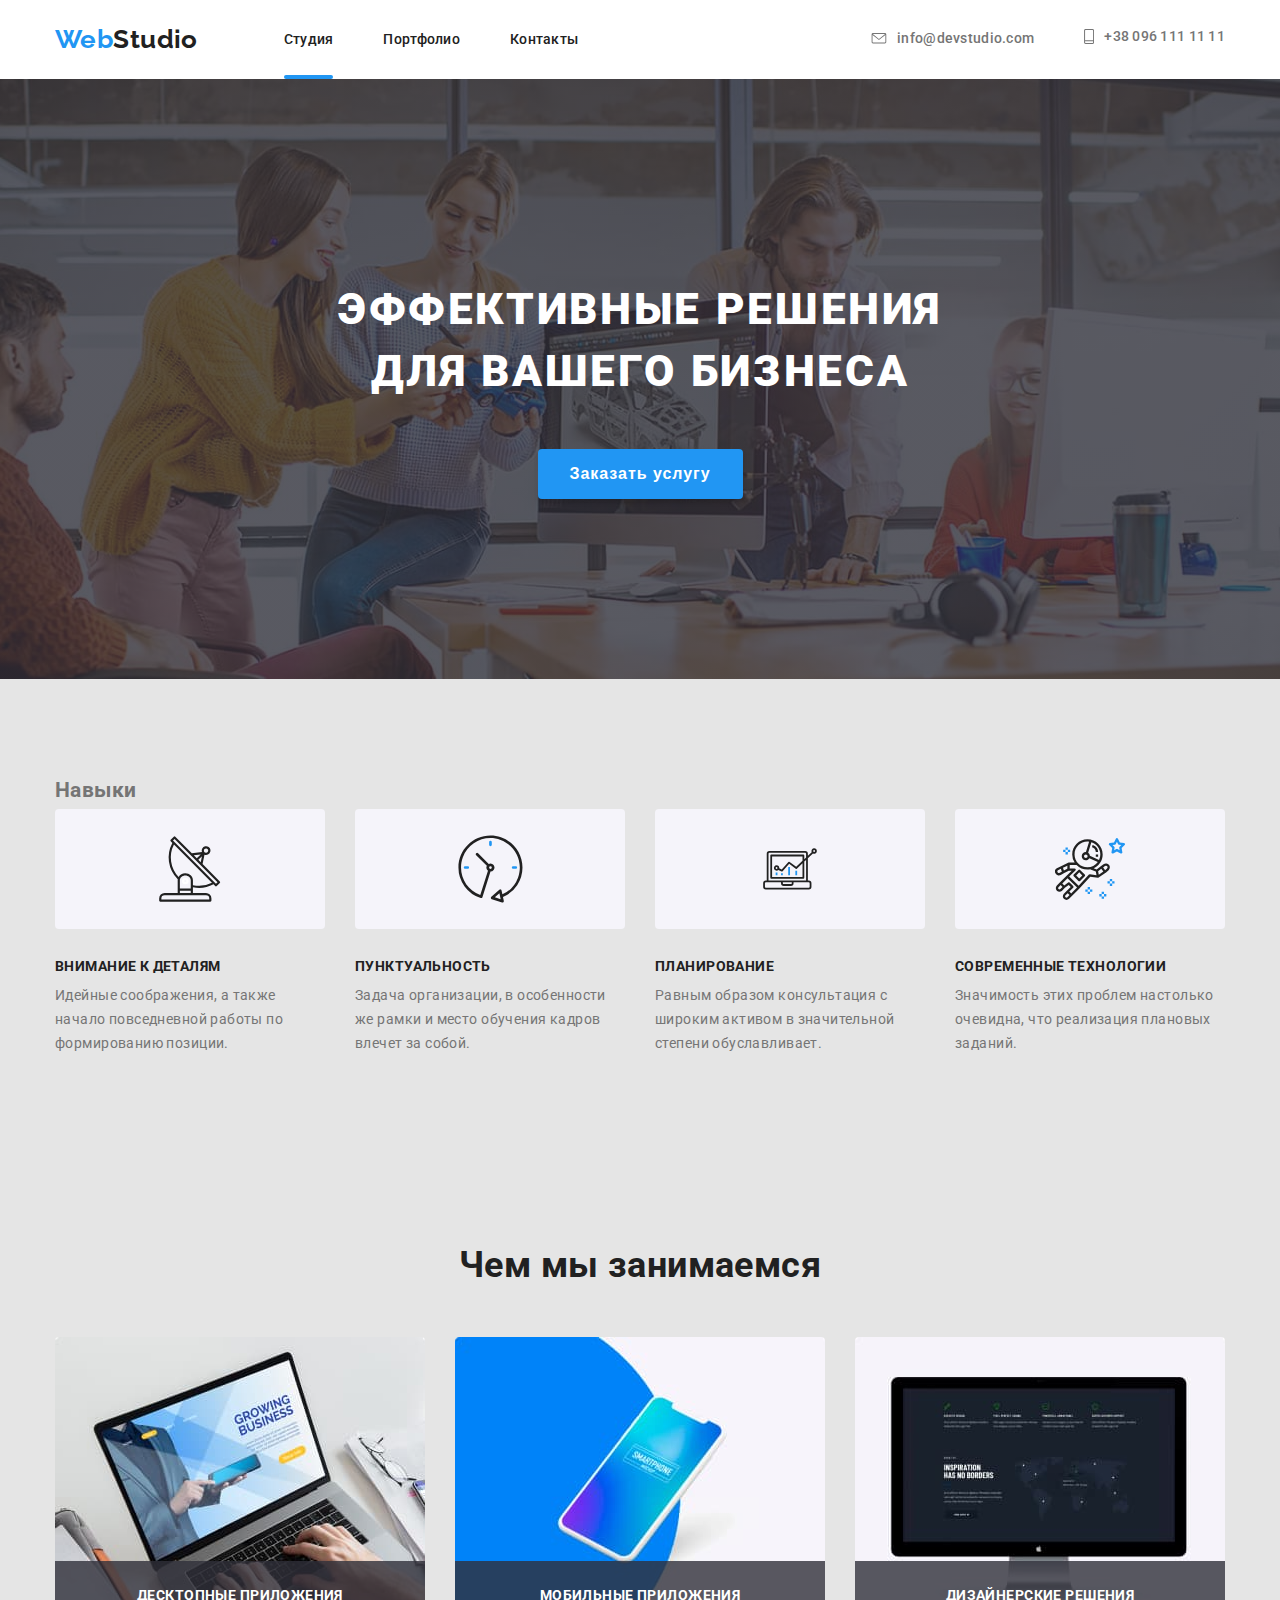
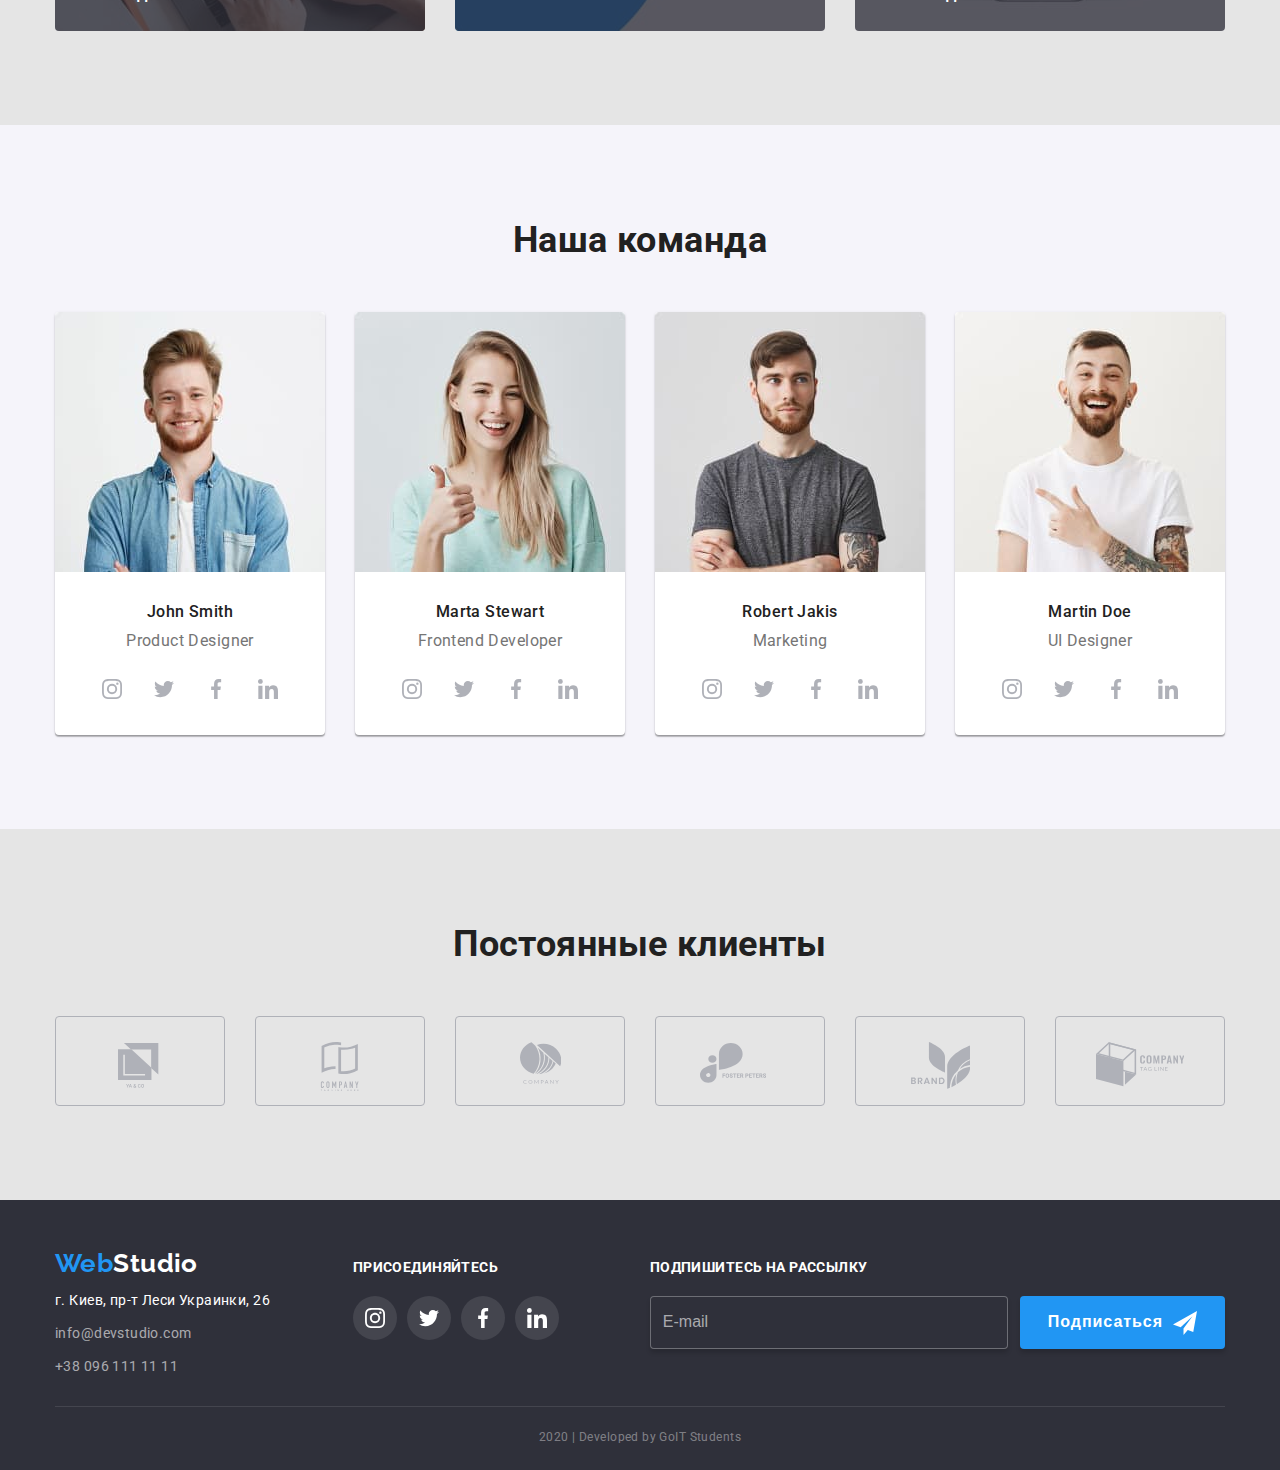
<file: index.html>
<!DOCTYPE html>
<html lang="ru">
  <head>
    <meta charset="UTF-8" />
    <meta name="viewport" content="width=device-width, initial-scale=1.0" />
    <title>Studio</title>
    <link
      href="https://fonts.googleapis.com/css2?family=Raleway:wght@700&family=Roboto:wght@400;500;700;900&display=swap"
      rel="stylesheet"
    />
    <!-- <link rel="stylesheet" href="./css/common.css" /> -->
    <link rel="stylesheet" href="./css/main.min.css" />
  </head>

  <body>
    <!-- ШАПКА САЙТА -->
    <header class="header-page">
      <div class="container">
        <a href="./index.html" lang="en" class="logo-page"
          >Web<span class="logo-part">Studio</span></a
        >
        <nav>
          <ul class="nav-list">
            <li><a href="./index.html" class="nav-link current">Студия</a></li>
            <li>
              <a href="./portfolio.html" class="nav-link">Портфолио</a>
            </li>
            <li><a href="" class="nav-link">Контакты</a></li>
          </ul>
        </nav>
        <ul class="feedback-list top">
          <li>
            <a href="mailto:info@devstudio.com" class="feedback-header">
              <svg class="feedback-icon envelope-icon">
                <use href="./images/sprite.svg#icon-envelope"></use>
              </svg>
              info@devstudio.com
            </a>
          </li>
          <li>
            <a href="tel:+380961111111" class="feedback-header">
              <svg class="feedback-icon mobile-icon">
                <use href="./images/sprite.svg#icon-mobile"></use>
              </svg>
              +38 096 111 11 11
            </a>
          </li>
        </ul>
      </div>
    </header>
    <main>
      <!-- СЕКЦИЯ ГЕРОЙ -->
      <div class="overlay">
        <section class="hero">
          <h1 class="hero-title">
            эффективные решения для вашего бизнеса
          </h1>
          <button class="order-btn" data-modal-open>Заказать услугу</button>
        </section>
      </div>

      <!-- СЕКЦИЯ НАВЫКИ -->
      <section class="section">
        <div class="container">
          <!-- Скрытый заголовок -->
          <h2 class="visually-hidden">Навыки</h2>
          <ul class="skils-list">
            <li class="skils-item">
              <div class="skils-icon-container">
                <svg width="65.32" height="70">
                  <use href="./images/sprite.svg#icon-antenna"></use>
                </svg>
              </div>
              <h3 class="skils-title">Внимание к деталям</h3>
              <p>
                Идейные соображения, а также начало повседневной работы по
                формированию позиции.
              </p>
            </li>
            <li class="skils-item">
              <div class="skils-icon-container">
                <svg width="66.96" height="70">
                  <use href="./images/sprite.svg#icon-clock"></use>
                </svg>
              </div>
              <h3 class="skils-title">Пунктуальность</h3>
              <p>
                Задача организации, в особенности же рамки и место обучения
                кадров влечет за собой.
              </p>
            </li>
            <li class="skils-item">
              <div class="skils-icon-container">
                <svg width="70" height="53.69">
                  <use href="./images/sprite.svg#icon-diagram"></use>
                </svg>
              </div>
              <h3 class="skils-title">Планирование</h3>
              <p>
                Равным образом консультация с широким активом в значительной
                степени обуславливает.
              </p>
            </li>
            <li class="skils-item">
              <div class="skils-icon-container">
                <svg width="70" height="70">
                  <use href="./images/sprite.svg#icon-astronaut"></use>
                </svg>
              </div>
              <h3 class="skils-title">Современные технологии</h3>
              <p>
                Значимость этих проблем настолько очевидна, что реализация
                плановых заданий.
              </p>
            </li>
          </ul>
        </div>
      </section>
      <!-- СЕКЦИЯ - ЧЕМ МЫ ЗАНИМАЕМСЯ -->
      <section class="section">
        <div class="container">
          <h2 class="section-title">Чем мы занимаемся</h2>
          <ul class="services-list">
            <li class="services-item">
              <div class="services-thumb">
                <img
                  class="services-img"
                  src="./images/notebook.jpg"
                  alt="Ноутбук"
                  width="370"
                  height="294"
                />
                <p class="services-desc">
                  Десктопные приложения
                </p>
              </div>
            </li>
            <li class="services-item">
              <div class="services-thumb">
                <img
                  class="services-img"
                  src="./images/phone.jpg"
                  alt="Смартфон"
                  width="370"
                  height="294"
                />
                <p class="services-desc">
                  Мобильные приложения
                </p>
              </div>
            </li>
            <li class="services-item">
              <div class="services-thumb">
                <img
                  class="services-img"
                  src="./images/monitor.jpg"
                  alt="Монитор"
                  width="370"
                  height="294"
                />
                <p class="services-desc">
                  Дизайнерские решения
                </p>
              </div>
            </li>
          </ul>
        </div>
      </section>
      <!-- СЕКЦИЯ НАША КОМАНДА -->
      <section class="section our-team">
        <div class="container">
          <h2 class="section-title">Наша команда</h2>
          <ul class="team-list">
            <li class="team-card">
              <img
                src="./images/john.jpg"
                alt="Джон Смит"
                width="270"
                height="260"
              />
              <div class="team-content">
                <h4 class="team-member">John Smith</h4>
                <p class="profession">Product Designer</p>
                <ul class="social">
                  <li>
                    <a
                      class="social-link"
                      href="https://www.instagram.com/"
                      aria-label="ссылка на instagram"
                    >
                      <svg class="social-icon">
                        <use href="./images/sprite.svg#icon-instagram"></use>
                      </svg>
                    </a>
                  </li>
                  <li>
                    <a
                      class="social-link"
                      href="https://www.twitter.com/"
                      aria-label="ссылка на instagram"
                    >
                      <svg class="social-icon">
                        <use href="./images/sprite.svg#icon-twitter"></use>
                      </svg>
                    </a>
                  </li>
                  <li>
                    <a
                      class="social-link"
                      href="https://www.facebook.com/"
                      aria-label="ссылка на instagram"
                    >
                      <svg class="social-icon">
                        <use href="./images/sprite.svg#icon-facebook"></use>
                      </svg>
                    </a>
                  </li>
                  <li>
                    <a
                      class="social-link"
                      href="https://www.linkedin.com/"
                      aria-label="ссылка на instagram"
                    >
                      <svg class="social-icon">
                        <use href="./images/sprite.svg#icon-linkedin"></use>
                      </svg>
                    </a>
                  </li>
                </ul>
              </div>
            </li>
            <li class="team-card">
              <img
                src="./images/marta.jpg"
                alt="Марта Стюарт"
                width="270"
                height="260"
              />
              <div class="team-content">
                <h4 class="team-member">Marta Stewart</h4>
                <p class="profession">Frontend Developer</p>
                <ul class="social">
                  <li>
                    <a
                      class="social-link"
                      href="https://www.instagram.com/"
                      aria-label="ссылка на instagram"
                    >
                      <svg class="social-icon">
                        <use href="./images/sprite.svg#icon-instagram"></use>
                      </svg>
                    </a>
                  </li>
                  <li>
                    <a
                      class="social-link"
                      href="https://www.twitter.com/"
                      aria-label="ссылка на instagram"
                    >
                      <svg class="social-icon">
                        <use href="./images/sprite.svg#icon-twitter"></use>
                      </svg>
                    </a>
                  </li>
                  <li>
                    <a
                      class="social-link"
                      href="https://www.facebook.com/"
                      aria-label="ссылка на instagram"
                    >
                      <svg class="social-icon">
                        <use href="./images/sprite.svg#icon-facebook"></use>
                      </svg>
                    </a>
                  </li>
                  <li>
                    <a
                      class="social-link"
                      href="https://www.linkedin.com/"
                      aria-label="ссылка на instagram"
                    >
                      <svg class="social-icon">
                        <use href="./images/sprite.svg#icon-linkedin"></use>
                      </svg>
                    </a>
                  </li>
                </ul>
              </div>
            </li>
            <li class="team-card">
              <img
                src="./images/robert.jpg"
                alt="Роберт Джекис"
                width="270"
                height="260"
              />
              <div class="team-content">
                <h4 class="team-member">Robert Jakis</h4>
                <p class="profession">Marketing</p>
                <ul class="social">
                  <li>
                    <a
                      class="social-link"
                      href="https://www.instagram.com/"
                      aria-label="ссылка на instagram"
                    >
                      <svg class="social-icon">
                        <use href="./images/sprite.svg#icon-instagram"></use>
                      </svg>
                    </a>
                  </li>
                  <li>
                    <a
                      class="social-link"
                      href="https://www.twitter.com/"
                      aria-label="ссылка на instagram"
                    >
                      <svg class="social-icon">
                        <use href="./images/sprite.svg#icon-twitter"></use>
                      </svg>
                    </a>
                  </li>
                  <li>
                    <a
                      class="social-link"
                      href="https://www.facebook.com/"
                      aria-label="ссылка на instagram"
                    >
                      <svg class="social-icon">
                        <use href="./images/sprite.svg#icon-facebook"></use>
                      </svg>
                    </a>
                  </li>
                  <li>
                    <a
                      class="social-link"
                      href="https://www.linkedin.com/"
                      aria-label="ссылка на instagram"
                    >
                      <svg class="social-icon">
                        <use href="./images/sprite.svg#icon-linkedin"></use>
                      </svg>
                    </a>
                  </li>
                </ul>
              </div>
            </li>
            <li class="team-card">
              <img
                src="./images/martin.jpg"
                alt="Мартин До"
                width="270"
                height="260"
              />
              <div class="team-content">
                <h4 class="team-member">Martin Doe</h4>
                <p class="profession">UI Designer</p>
                <ul class="social">
                  <li>
                    <a
                      class="social-link"
                      href="https://www.instagram.com/"
                      aria-label="ссылка на instagram"
                    >
                      <svg class="social-icon">
                        <use href="./images/sprite.svg#icon-instagram"></use>
                      </svg>
                    </a>
                  </li>
                  <li>
                    <a
                      class="social-link"
                      href="https://www.twitter.com/"
                      aria-label="ссылка на instagram"
                    >
                      <svg class="social-icon">
                        <use href="./images/sprite.svg#icon-twitter"></use>
                      </svg>
                    </a>
                  </li>
                  <li>
                    <a
                      class="social-link"
                      href="https://www.facebook.com/"
                      aria-label="ссылка на instagram"
                    >
                      <svg class="social-icon">
                        <use href="./images/sprite.svg#icon-facebook"></use>
                      </svg>
                    </a>
                  </li>
                  <li>
                    <a
                      class="social-link"
                      href="https://www.linkedin.com/"
                      aria-label="ссылка на instagram"
                    >
                      <svg class="social-icon">
                        <use href="./images/sprite.svg#icon-linkedin"></use>
                      </svg>
                    </a>
                  </li>
                </ul>
              </div>
            </li>
          </ul>
        </div>
      </section>
      <!-- СЕКЦИЯ ПОСТОЯННЫЕ КЛИЕНТЫ -->
      <section class="section">
        <div class="container">
          <h2 class="section-title">Постоянные клиенты</h2>
          <ul class="customer-list">
            <li>
              <a class="customer" href="">
                <svg class="logo-customer logo1">
                  <use href="./images/sprite.svg#icon-company1"></use>
                </svg>
              </a>
            </li>
            <li>
              <a class="customer" href="">
                <svg class="logo-customer logo2">
                  <use href="./images/sprite.svg#icon-company2"></use>
                </svg>
              </a>
            </li>
            <li>
              <a class="customer" href="">
                <svg class="logo-customer logo3">
                  <use href="./images/sprite.svg#icon-company3"></use>
                </svg>
              </a>
            </li>
            <li>
              <a class="customer" href="">
                <svg class="logo-customer logo4">
                  <use href="./images/sprite.svg#icon-company4"></use>
                </svg>
              </a>
            </li>
            <li>
              <a class="customer" href="">
                <svg class="logo-customer logo5">
                  <use href="./images/sprite.svg#icon-company5"></use>
                </svg>
              </a>
            </li>
            <li>
              <a class="customer" href="">
                <svg class="logo-customer logo6">
                  <use href="./images/sprite.svg#icon-company6"></use>
                </svg>
              </a>
            </li>
          </ul>
        </div>
      </section>
    </main>
    <!-- СЕКЦИЯ ПОДВАЛ -->
    <footer class="footer-page">
      <div class="container">
        <ul class="footer-list">
          <li class="feedback-info">
            <a href="./index.html" lang="en" class="logo-page"
              >Web<span class="logo-part">Studio</span></a
            >
            <p class="adress">г. Киев, пр-т Леси Украинки, 26</p>
            <ul class="feedback-list bottom">
              <li>
                <a href="mailto:info@devstudio.com" class="feedback-footer"
                  >info@devstudio.com</a
                >
              </li>
              <li>
                <a href="tel:+380961111111" class="feedback-footer"
                  >+38 096 111 11 11</a
                >
              </li>
            </ul>
          </li>
          <li class="join-in">
            <p class="invite">Присоединяйтесь</p>
            <ul class="footer-social">
              <li>
                <a
                  class="footer-social-link"
                  href="https://www.instagram.com/"
                  aria-label="ссылка на instagram"
                >
                  <svg class="footer-social-icon">
                    <use href="./images/sprite.svg#icon-instagram"></use>
                  </svg>
                </a>
              </li>
              <li>
                <a
                  class="footer-social-link"
                  href="https://www.twitter.com/"
                  aria-label="ссылка на instagram"
                >
                  <svg class="footer-social-icon">
                    <use href="./images/sprite.svg#icon-twitter"></use>
                  </svg>
                </a>
              </li>
              <li>
                <a
                  class="footer-social-link"
                  href="https://www.facebook.com/"
                  aria-label="ссылка на instagram"
                >
                  <svg class="footer-social-icon">
                    <use href="./images/sprite.svg#icon-facebook"></use>
                  </svg>
                </a>
              </li>
              <li>
                <a
                  class="footer-social-link"
                  href="https://www.linkedin.com/"
                  aria-label="ссылка на instagram"
                >
                  <svg class="footer-social-icon">
                    <use href="./images/sprite.svg#icon-linkedin"></use>
                  </svg>
                </a>
              </li>
            </ul>
          </li>
          <li class="subscribe">
            <p class="invite">Подпишитесь на рассылку</p>
            <form class="subscribe-form">
              <input
                class="subscribe-input"
                type="email"
                name="email"
                placeholder="E-mail"
              />
              <button class="subscribe-btn" type="submit">
                Подписаться
                <svg class="subscribe-img" width="24" height="24">
                  <use href="./images/sprite.svg#icon-send"></use>
                </svg>
              </button>
            </form>
          </li>
        </ul>
        <p class="copyright">2020 | Developed by GoIT Students</p>
      </div>
    </footer>

    <!-- МОДАЛЬНОЕ ОКНО -->
    <div class="backdrop is-hidden" data-modal>
      <form class="modal">
        <button class="modal-close-btn" data-modal-close>
          <svg class="icon-close" width="11" height="11">
            <use href="./images/sprite.svg#icon-close"></use>
          </svg>
        </button>
        <b class="modal-heading">Оставьте свои данные, мы вам перезвоним</b>
        <label class="modal-label">
          <input class="modal-input" placeholder=" " type="text" name="name" />
          <svg class="label-icon" width="12" height="12">
            <use href="./images/sprite.svg#icon-person"></use>
          </svg>
          <span class="label-name">Имя</span>
        </label>
        <label class="modal-label">
          <input class="modal-input" placeholder=" " type="tel" name="tel" />
          <svg class="label-icon" width="13" height="13">
            <use href="./images/sprite.svg#icon-phone"></use>
          </svg>
          <span class="label-name">Телефон</span>
        </label>
        <label class="modal-label">
          <input
            class="modal-input"
            placeholder=" "
            type="email"
            name="email"
          />
          <svg class="label-icon" width="15" height="12">
            <use href="./images/sprite.svg#icon-email"></use>
          </svg>
          <span class="label-name">Почта</span>
        </label>
        <label class="modal-label">
          <textarea
            class="modal-textarea"
            name="comment"
            placeholder=" "
          ></textarea>
          <span class="textarea-name">Комментарий</span>
        </label>
        <label class="modal-agreement">
          <input type="checkbox" name="agreement" class="agreement-check" />
          <span class="custom-check"></span>
          <span
            >Соглашаюсь с рассылкой и принимаю
            <a href="" class="conditions">Условия договора</a>
          </span>
        </label>
        <button class="order-btn modal-btn">Отправить</button>
      </form>
    </div>

    <!-- СКРИПТ ДЛЯ МОДАЛЬНОГО ОКНА -->
    <script src="./js/modal.js"></script>
  </body>
</html>
</file>
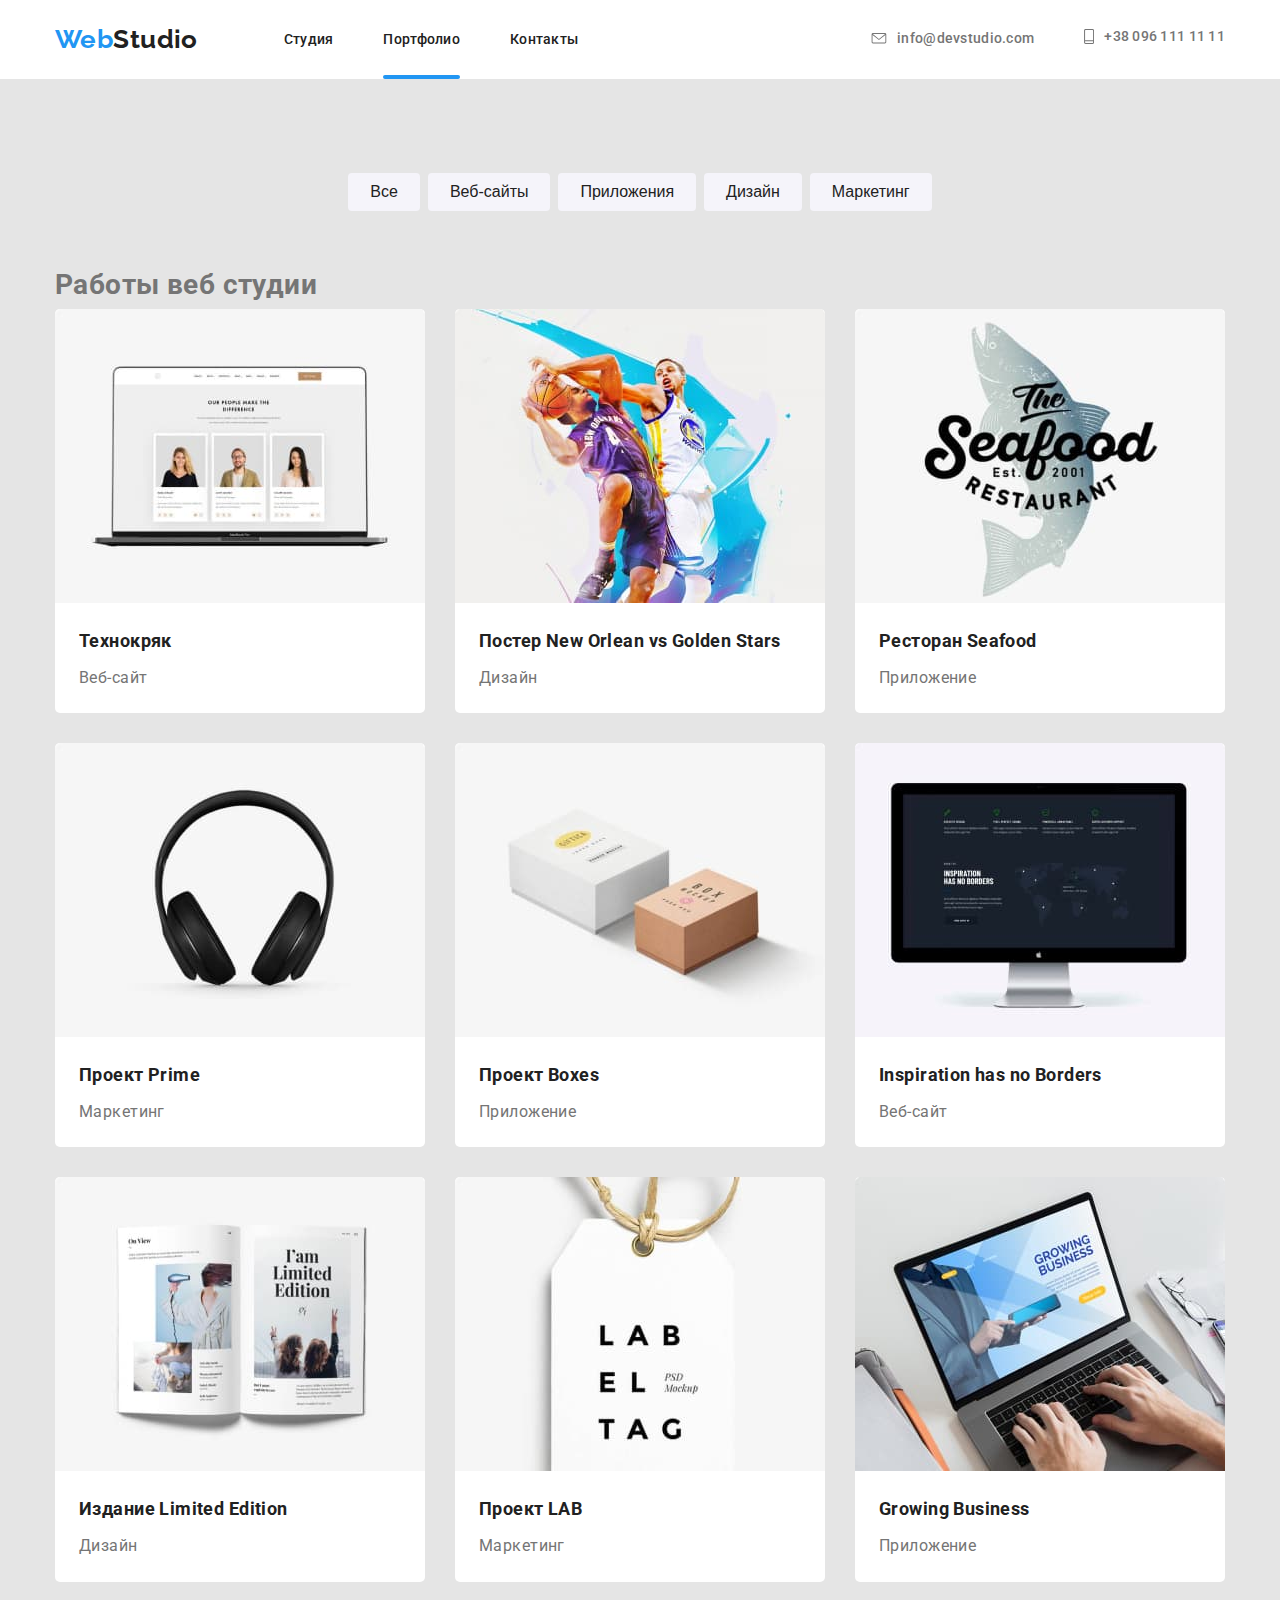
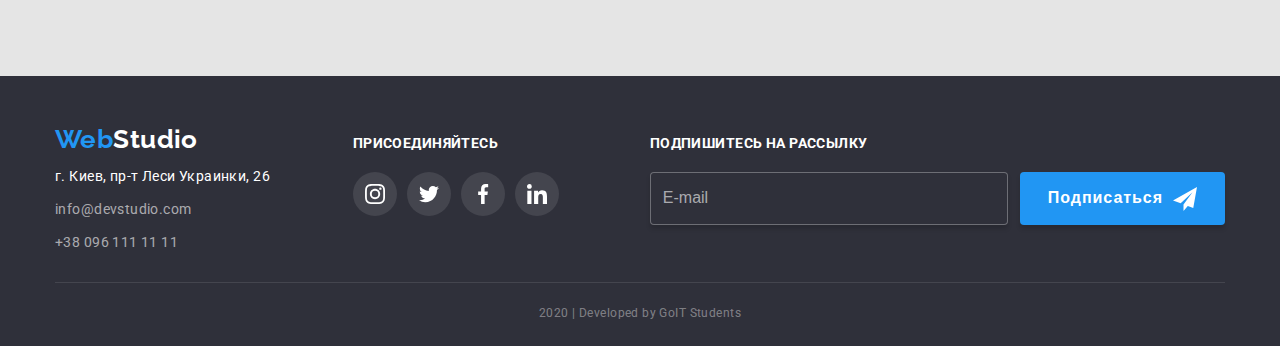
<file: portfolio.html>
<!DOCTYPE html>
<html lang="ru">
  <head>
    <meta charset="UTF-8" />
    <meta name="viewport" content="width=device-width, initial-scale=1.0" />
    <title>Portfolio</title>
    <link
      href="https://fonts.googleapis.com/css2?family=Raleway:wght@700&family=Roboto:wght@400;500;700;900&display=swap"
      rel="stylesheet"
    />
    <!-- <link rel="stylesheet" href="./css/common.css" /> -->
    <link rel="stylesheet" href="./css/main.min.css" />
  </head>

  <body>
    <!-- ШАПКА САЙТА -->
    <header class="header-page">
      <div class="container">
        <a href="./index.html" lang="en" class="logo-page"
          >Web<span class="logo-part">Studio</span></a
        >
        <nav>
          <ul class="nav-list">
            <li><a href="./index.html" class="nav-link">Студия</a></li>
            <li>
              <a href="./portfolio.html" class="nav-link current">Портфолио</a>
            </li>
            <li><a href="" class="nav-link">Контакты</a></li>
          </ul>
        </nav>
        <ul class="feedback-list top">
          <li>
            <a href="mailto:info@devstudio.com" class="feedback-header">
              <svg class="feedback-icon envelope-icon">
                <use href="./images/sprite.svg#icon-envelope"></use>
              </svg>
              info@devstudio.com
            </a>
          </li>
          <li>
            <a href="tel:+380961111111" class="feedback-header">
              <svg class="feedback-icon mobile-icon">
                <use href="./images/sprite.svg#icon-mobile"></use>
              </svg>
              +38 096 111 11 11
            </a>
          </li>
        </ul>
      </div>
    </header>
    <main>
      <!-- НАВИГАЦИЯ РАБОT СТУДИИ -->
      <section class="section">
        <div class="container">
          <ul class="nav-btn">
            <li><button class="btn">Все</button></li>
            <li><button class="btn">Веб-сайты</button></li>
            <li><button class="btn">Приложения</button></li>
            <li><button class="btn">Дизайн</button></li>
            <li><button class="btn">Маркетинг</button></li>
          </ul>
          <!-- скрытый заголовок -->
          <h1 class="visually-hidden">Работы веб студии</h1>
          <!-- СПИСОК РАБОТ СТУДИИ -->
          <ul class="card-list">
            <li class="card-item">
              <div class="thumb">
                <img
                  src="./images/team.jpg"
                  alt="Команда разработчиков"
                  width="370"
                  height="294"
                />
                <p class="card-description">
                  Технокряк это современная площадка распространения
                  коронавируса. Компании используют эту платформу для цифрового
                  шпионажа и атак на защищённые сервера конкурентов.
                </p>
              </div>
              <div class="card-info">
                <h2 class="card-name">Технокряк</h2>
                <p class="card-product">Веб-сайт</p>
              </div>
            </li>
            <li class="card-item">
              <div class="thumb">
                <img
                  src="./images/basketballplayers.jpg"
                  alt="Постер с баскетболистами"
                  width="370"
                  height="294"
                />
                <p class="card-description">
                  Технокряк это современная площадка распространения
                  коронавируса. Компании используют эту платформу для цифрового
                  шпионажа и атак на защищённые сервера конкурентов.
                </p>
              </div>
              <div class="card-info">
                <h2 class="card-name">Постер New Orlean vs Golden Stars</h2>
                <p class="card-product">Дизайн</p>
              </div>
            </li>
            <li class="card-item">
              <div class="thumb">
                <img
                  src="./images/seafood.jpg"
                  alt="Логотип ресторана Сиафуд"
                  width="370"
                  height="294"
                />
                <p class="card-description">
                  Технокряк это современная площадка распространения
                  коронавируса. Компании используют эту платформу для цифрового
                  шпионажа и атак на защищённые сервера конкурентов.
                </p>
              </div>
              <div class="card-info">
                <h2 class="card-name">Ресторан Seafood</h2>
                <p class="card-product">Приложение</p>
              </div>
            </li>
            <li class="card-item">
              <div class="thumb">
                <img
                  src="./images/headphones.jpg"
                  alt="Наушники"
                  width="370"
                  height="294"
                />
                <p class="card-description">
                  Технокряк это современная площадка распространения
                  коронавируса. Компании используют эту платформу для цифрового
                  шпионажа и атак на защищённые сервера конкурентов.
                </p>
              </div>
              <div class="card-info">
                <h2 class="card-name">Проект Prime</h2>
                <p class="card-product">Маркетинг</p>
              </div>
            </li>
            <li class="card-item">
              <div class="thumb">
                <img
                  src="./images/twoboxes.jpg"
                  alt="Боксы"
                  width="370"
                  height="294"
                />
                <p class="card-description">
                  Технокряк это современная площадка распространения
                  коронавируса. Компании используют эту платформу для цифрового
                  шпионажа и атак на защищённые сервера конкурентов.
                </p>
              </div>
              <div class="card-info">
                <h2 class="card-name">Проект Boxes</h2>
                <p class="card-product">Приложение</p>
              </div>
            </li>
            <li class="card-item">
              <div class="thumb">
                <img
                  src="./images/monitor.jpg"
                  alt="Монитор эпл"
                  width="370"
                  height="294"
                />
                <p class="card-description">
                  Технокряк это современная площадка распространения
                  коронавируса. Компании используют эту платформу для цифрового
                  шпионажа и атак на защищённые сервера конкурентов.
                </p>
              </div>
              <div class="card-info">
                <h2 class="card-name">Inspiration has no Borders</h2>
                <p class="card-product">Веб-сайт</p>
              </div>
            </li>
            <li class="card-item">
              <div class="thumb">
                <img
                  src="./images/magazine.jpg"
                  alt="Журнал"
                  width="370"
                  height="294"
                />
                <p class="card-description">
                  Технокряк это современная площадка распространения
                  коронавируса. Компании используют эту платформу для цифрового
                  шпионажа и атак на защищённые сервера конкурентов.
                </p>
              </div>
              <div class="card-info">
                <h2 class="card-name">Издание Limited Edition</h2>
                <p class="card-product">Дизайн</p>
              </div>
            </li>
            <li class="card-item">
              <div class="thumb">
                <img
                  src="./images/tag.jpg"
                  alt="Бирка"
                  width="370"
                  height="294"
                />
                <p class="card-description">
                  Технокряк это современная площадка распространения
                  коронавируса. Компании используют эту платформу для цифрового
                  шпионажа и атак на защищённые сервера конкурентов.
                </p>
              </div>
              <div class="card-info">
                <h2 class="card-name">Проект LAB</h2>
                <p class="card-product">Маркетинг</p>
              </div>
            </li>
            <li class="card-item">
              <div class="thumb">
                <img
                  src="./images/notebook.jpg"
                  alt="Ноутбук"
                  width="370"
                  height="294"
                />
                <p class="card-description">
                  Технокряк это современная площадка распространения
                  коронавируса. Компании используют эту платформу для цифрового
                  шпионажа и атак на защищённые сервера конкурентов.
                </p>
              </div>
              <div class="card-info">
                <h2 class="card-name">Growing Business</h2>
                <p class="card-product">Приложение</p>
              </div>
            </li>
          </ul>
        </div>
      </section>
    </main>
    <!-- СЕКЦИЯ ПОДВАЛ -->
    <footer class="footer-page">
      <div class="container">
        <ul class="footer-list">
          <li class="feedback-info">
            <a href="./index.html" lang="en" class="logo-page"
              >Web<span class="logo-part">Studio</span></a
            >
            <p class="adress">г. Киев, пр-т Леси Украинки, 26</p>
            <ul class="feedback-list bottom">
              <li>
                <a href="mailto:info@devstudio.com" class="feedback-footer"
                  >info@devstudio.com</a
                >
              </li>
              <li>
                <a href="tel:+380961111111" class="feedback-footer"
                  >+38 096 111 11 11</a
                >
              </li>
            </ul>
          </li>
          <li class="join-in">
            <p class="invite">Присоединяйтесь</p>
            <ul class="footer-social">
              <li>
                <a
                  class="footer-social-link"
                  href="https://www.instagram.com/"
                  aria-label="ссылка на instagram"
                >
                  <svg class="footer-social-icon">
                    <use href="./images/sprite.svg#icon-instagram"></use>
                  </svg>
                </a>
              </li>
              <li>
                <a
                  class="footer-social-link"
                  href="https://www.twitter.com/"
                  aria-label="ссылка на instagram"
                >
                  <svg class="footer-social-icon">
                    <use href="./images/sprite.svg#icon-twitter"></use>
                  </svg>
                </a>
              </li>
              <li>
                <a
                  class="footer-social-link"
                  href="https://www.facebook.com/"
                  aria-label="ссылка на instagram"
                >
                  <svg class="footer-social-icon">
                    <use href="./images/sprite.svg#icon-facebook"></use>
                  </svg>
                </a>
              </li>
              <li>
                <a
                  class="footer-social-link"
                  href="https://www.linkedin.com/"
                  aria-label="ссылка на instagram"
                >
                  <svg class="footer-social-icon">
                    <use href="./images/sprite.svg#icon-linkedin"></use>
                  </svg>
                </a>
              </li>
            </ul>
          </li>
          <li class="subscribe">
            <p class="invite">Подпишитесь на рассылку</p>
            <form class="subscribe-form">
              <input
                class="subscribe-input"
                type="email"
                name="mail"
                id="mail"
                placeholder="E-mail"
              />
              <button class="subscribe-btn" type="submit">
                Подписаться
                <svg class="subscribe-img" width="24" height="24">
                  <use href="./images/sprite.svg#icon-send"></use>
                </svg>
              </button>
            </form>
          </li>
        </ul>
        <p class="copyright">2020 | Developed by GoIT Students</p>
      </div>
    </footer>
  </body>
</html>
</file>
<file: css/main.min.css>
:root{--primary-text-color: #757575;--secondary-text-color: #212121;--accent-color: #2196f3;--primary-bgc: #e5e5e5;--secondary-bgc: #f5f4fa;--bgc-accent-white: #ffffff;--bgc-footer: #2f303a;--timing-function: cubic-bezier(0.4, 0, 0.2, 1)}body,h1,h2,h3,h4,p{margin:0;padding:0}a{text-decoration:none}ul{list-style:none;margin:0;padding:0}button{outline:none;border:none}body{-webkit-box-sizing:border-box;box-sizing:border-box;font-family:"Roboto", sans-serif;font-size:14px;font-weight:400;line-height:1.7;letter-spacing:0.03em;color:var(--primary-text-color);background-color:var(--primary-bgc)}*,*::before,*::after{-webkit-box-sizing:inherit;box-sizing:inherit}img{display:block;max-width:100%;height:auto}.section{padding:94px 0}.container{width:1200px;margin:0 auto;padding:0 15px}.header-page{background-color:var(--bgc-accent-white)}.header-page>.container{display:-webkit-box;display:-ms-flexbox;display:flex;-webkit-box-align:center;-ms-flex-align:center;align-items:center}.logo-page{display:block;margin-right:86px;font-family:"Raleway", sans-serif;font-weight:700;font-size:26px;line-height:1.2;color:var(--accent-color)}.header-page .logo-part{color:var(--secondary-text-color)}.nav-list{display:-webkit-box;display:-ms-flexbox;display:flex}.nav-list>li:not(:last-child){margin-right:50px}.nav-link{display:block;padding:32px 0;font-weight:500;font-size:14px;line-height:1.1;letter-spacing:0.02em;color:var(--secondary-text-color);-webkit-transition:color 250ms var(--timing-function);transition:color 250ms var(--timing-function)}.current{position:relative}.current:after{content:"";position:absolute;left:0;bottom:0;height:4px;width:100%;border-radius:2px;background-color:var(--accent-color)}.nav-link:hover,.nav-link:focus{color:var(--accent-color)}.feedback-list{display:-webkit-box;display:-ms-flexbox;display:flex;margin-left:auto}.feedback-list.top>li:first-child{margin-right:50px}.feedback-header{display:-webkit-inline-box;display:-ms-inline-flexbox;display:inline-flex;-webkit-box-align:center;-ms-flex-align:center;align-items:center;font-weight:500;line-height:1.1;letter-spacing:0.02em;color:var(--primary-text-color);-webkit-transition:color 250ms var(--timing-function);transition:color 250ms var(--timing-function)}.feedback-header>svg{margin-right:10px}.feedback-icon{fill:currentColor;-webkit-transition:fill 250ms var(--timing-function);transition:fill 250ms var(--timing-function)}.envelope-icon{width:16px;height:11px}.mobile-icon{width:10px;height:15px}.feedback-header:hover,.feedback-header:focus{color:var(--accent-color);fill:var(--accent-color)}.footer-page{color:var(--bgc-accent-white);background-color:var(--bgc-footer)}.footer-list{display:-webkit-box;display:-ms-flexbox;display:flex;-webkit-box-align:baseline;-ms-flex-align:baseline;align-items:baseline;padding-top:48px;padding-bottom:28px}.feedback-info{margin-right:69px}.feedback-info>.logo-page{margin-bottom:10px}.footer-page .logo-part{color:var(--bgc-accent-white)}.adress{margin-bottom:9px}.feedback-list.bottom{display:block}.feedback-list.bottom>li:first-child{margin-bottom:9px}.feedback-footer{color:rgba(255,255,255,0.6);-webkit-transition:color 250ms var(--timing-function);transition:color 250ms var(--timing-function)}.feedback-footer:hover,.feedback-footer:focus{color:var(--accent-color)}.join-in{min-width:206px}.invite{margin-bottom:21px;font-weight:700;line-height:1.1;text-transform:uppercase;color:var(--bgc-accent-white)}.footer-social{display:-webkit-box;display:-ms-flexbox;display:flex;-webkit-box-pack:justify;-ms-flex-pack:justify;justify-content:space-between}.footer-social-link{display:-webkit-inline-box;display:-ms-inline-flexbox;display:inline-flex;-webkit-box-pack:center;-ms-flex-pack:center;justify-content:center;-webkit-box-align:center;-ms-flex-align:center;align-items:center;width:44px;height:44px;border-radius:50%;background-color:rgba(255,255,255,0.1);-webkit-transition:background-color 250ms var(--timing-function);transition:background-color 250ms var(--timing-function)}.footer-social-icon{width:20px;height:20px;fill:var(--bgc-accent-white)}.footer-social-link:hover,.footer-social-link:focus{background-color:var(--accent-color)}.subscribe{margin-left:auto}.subscribe-form{display:-webkit-box;display:-ms-flexbox;display:flex}.subscribe-form .subscribe-input+.subscribe-btn{margin-left:12px}.subscribe-input{min-width:358px;padding:18px 12px;background-color:var(--bgc-footer);border:1px solid rgba(255,255,255,0.3);-webkit-box-shadow:0px 4px 4px rgba(0,0,0,0.15);box-shadow:0px 4px 4px rgba(0,0,0,0.15);border-radius:4px;-webkit-transition:border 250ms var(--timing-function);transition:border 250ms var(--timing-function);outline:none}.subscribe-input:focus{border:1px solid var(--accent-color)}.subscribe-input::-webkit-input-placeholder{font-size:16px;line-height:1.9;color:rgba(255,255,255,0.6)}.subscribe-input:-ms-input-placeholder{font-size:16px;line-height:1.9;color:rgba(255,255,255,0.6)}.subscribe-input::-ms-input-placeholder{font-size:16px;line-height:1.9;color:rgba(255,255,255,0.6)}.subscribe-input::placeholder{font-size:16px;line-height:1.9;color:rgba(255,255,255,0.6)}.subscribe-btn{display:-webkit-box;display:-ms-flexbox;display:flex;-webkit-box-align:center;-ms-flex-align:center;align-items:center;padding:10px 28px;font-weight:bold;font-size:16px;line-height:1.9;letter-spacing:0.06em;color:var(--bgc-accent-white);border-radius:4px;background-color:var(--accent-color);-webkit-box-shadow:0px 4px 4px rgba(0,0,0,0.15);box-shadow:0px 4px 4px rgba(0,0,0,0.15);cursor:pointer}.subscribe-img{margin-left:10px;fill:var(--bgc-accent-white)}.copyright{padding-top:18px;padding-bottom:21px;text-align:center;font-size:12px;line-height:2;border-top:1px solid rgba(255,255,255,0.1);color:rgba(255,255,255,0.4)}.section-title{margin-bottom:50px;font-weight:700;font-size:36px;line-height:1.2;text-align:center;color:var(--secondary-text-color)}.overlay{max-width:1600px;height:600px;margin:0 auto;background-repeat:no-repeat;background-size:cover;background-position:center;background-image:-webkit-gradient(linear, left top, right top, from(rgba(47,48,58,0.8)), to(rgba(47,48,58,0.8))),url(../images/header-img.jpg);background-image:linear-gradient(to right, rgba(47,48,58,0.8), rgba(47,48,58,0.8)),url(../images/header-img.jpg)}.hero{display:-webkit-box;display:-ms-flexbox;display:flex;-webkit-box-orient:vertical;-webkit-box-direction:normal;-ms-flex-direction:column;flex-direction:column;-webkit-box-align:center;-ms-flex-align:center;align-items:center;text-align:center;min-width:1200px;margin:0 auto;padding:200px 0}.hero-title{display:inline-block;max-width:646px;margin-bottom:46px;font-weight:900;font-size:44px;line-height:1.4;letter-spacing:0.06em;text-transform:uppercase;color:var(--bgc-accent-white)}.order-btn{display:inline-block;padding:10px 32px;font-weight:700;font-size:16px;line-height:1.9;letter-spacing:0.06em;color:var(--bgc-accent-white);border-radius:4px;background-color:var(--accent-color);-webkit-box-shadow:0px 4px 4px rgba(0,0,0,0.15);box-shadow:0px 4px 4px rgba(0,0,0,0.15);cursor:pointer}.skils-list{display:-webkit-box;display:-ms-flexbox;display:flex}.skils-item:not(:last-child){margin-right:30px}.skils-icon-container{display:-webkit-box;display:-ms-flexbox;display:flex;-webkit-box-pack:center;-ms-flex-pack:center;justify-content:center;-webkit-box-align:center;-ms-flex-align:center;align-items:center;width:270px;height:120px;margin-bottom:30px;border-radius:4px;background-color:var(--secondary-bgc)}.skils-title{margin-bottom:10px;font-weight:700;font-size:14px;line-height:1.1;text-transform:uppercase;color:var(--secondary-text-color)}.services-list{display:-webkit-box;display:-ms-flexbox;display:flex}.services-item{margin-right:30px;width:370px;overflow:hidden;border-radius:4px;cursor:pointer}.services-item:nth-child(3n){margin-right:0}.services-thumb{position:relative}.services-desc{position:absolute;display:-webkit-box;display:-ms-flexbox;display:flex;-webkit-box-pack:center;-ms-flex-pack:center;justify-content:center;-webkit-box-align:center;-ms-flex-align:center;align-items:center;width:100%;height:70px;left:0;bottom:0;font-weight:700;font-size:14px;line-height:1.1;text-transform:uppercase;color:var(--bgc-accent-white);background-color:rgba(47,48,58,0.8)}.our-team{background-color:var(--secondary-bgc)}.team-list{display:-webkit-box;display:-ms-flexbox;display:flex;-webkit-box-pack:justify;-ms-flex-pack:justify;justify-content:space-between}.team-card{background-color:var(--bgc-accent-white);-webkit-box-shadow:0px 2px 1px rgba(0,0,0,0.2),0px 1px 1px rgba(0,0,0,0.14),0px 1px 3px rgba(0,0,0,0.12);box-shadow:0px 2px 1px rgba(0,0,0,0.2),0px 1px 1px rgba(0,0,0,0.14),0px 1px 3px rgba(0,0,0,0.12);border-radius:4px;cursor:pointer}.team-card>img{border-top-left-radius:inherit;border-top-right-radius:inherit}.team-content{padding-left:35px;padding-top:30px;padding-right:35px;padding-bottom:24px}.team-member{margin-bottom:10px;font-weight:500;font-size:16px;line-height:1.2;text-align:center;color:var(--secondary-text-color)}.profession{margin-bottom:16px;font-size:16px;line-height:1.2;text-align:center}.social{display:-webkit-box;display:-ms-flexbox;display:flex;-webkit-box-pack:justify;-ms-flex-pack:justify;justify-content:space-between}.social-link{display:-webkit-inline-box;display:-ms-inline-flexbox;display:inline-flex;-webkit-box-pack:center;-ms-flex-pack:center;justify-content:center;-webkit-box-align:center;-ms-flex-align:center;align-items:center;width:44px;height:44px;border-radius:50%;-webkit-transition:background-color 250ms var(--timing-function);transition:background-color 250ms var(--timing-function)}.social-icon{width:20px;height:20px;fill:#afb1b8;-webkit-transition:fill 250ms var(--timing-function);transition:fill 250ms var(--timing-function)}.social-link:hover,.social-link:focus{background-color:var(--accent-color)}.social-link:hover .social-icon,.social-link:focus .social-icon{fill:var(--bgc-accent-white)}.customer-list{display:-webkit-box;display:-ms-flexbox;display:flex;-webkit-box-pack:justify;-ms-flex-pack:justify;justify-content:space-between}.customer{display:-webkit-box;display:-ms-flexbox;display:flex;-webkit-box-pack:center;-ms-flex-pack:center;justify-content:center;width:170px;height:90px;padding:25px 0;border:1px solid;border-color:#afb1b8;border-radius:4px;-webkit-transition:border-color 250ms var(--timing-function);transition:border-color 250ms var(--timing-function)}.logo-customer{fill:#afb1b8;-webkit-transition:fill 250ms var(--timing-function);transition:fill 250ms var(--timing-function)}.customer:hover,.customer:focus{border-color:var(--accent-color)}.customer:hover .logo-customer,.customer:focus .logo-customer{fill:var(--accent-color)}.logo1{width:44.27px;height:49.23px}.logo2{width:44px;height:49px}.logo3{width:41px;height:42.6px}.logo4{width:79.66px;height:42.02px}.logo5{width:59px;height:47px}.logo6{width:88.48px;height:45.44px}.nav-btn{display:-webkit-box;display:-ms-flexbox;display:flex;-webkit-box-pack:center;-ms-flex-pack:center;justify-content:center;margin-bottom:50px}.nav-btn>li:not(:last-child){margin-right:8px}.btn{display:inline-block;padding:6px 22px;font-weight:500;font-size:16px;line-height:1.6;text-align:center;border-radius:4px;color:var(--secondary-text-color);background-color:var(--secondary-bgc);-webkit-transition:background-color 250ms var(--timing-function),color 250ms var(--timing-function),-webkit-box-shadow 250ms var(--timing-function);transition:background-color 250ms var(--timing-function),color 250ms var(--timing-function),-webkit-box-shadow 250ms var(--timing-function);transition:background-color 250ms var(--timing-function),box-shadow 250ms var(--timing-function),color 250ms var(--timing-function);transition:background-color 250ms var(--timing-function),box-shadow 250ms var(--timing-function),color 250ms var(--timing-function),-webkit-box-shadow 250ms var(--timing-function)}.btn:hover,.btn:focus{color:var(--bgc-accent-white);background-color:var(--accent-color);-webkit-box-shadow:0px 2px 2px rgba(0,0,0,0.12),0px 1px 2px rgba(0,0,0,0.08),0px 3px 1px rgba(0,0,0,0.1);box-shadow:0px 2px 2px rgba(0,0,0,0.12),0px 1px 2px rgba(0,0,0,0.08),0px 3px 1px rgba(0,0,0,0.1)}.card-list{display:-webkit-box;display:-ms-flexbox;display:flex;-ms-flex-wrap:wrap;flex-wrap:wrap;-webkit-box-pack:justify;-ms-flex-pack:justify;justify-content:space-between}.card-item{margin-bottom:30px;overflow:hidden;background:var(--bgc-accent-white);border-radius:5px;cursor:pointer;-webkit-transition:-webkit-box-shadow 250ms var(--timing-function);transition:-webkit-box-shadow 250ms var(--timing-function);transition:box-shadow 250ms var(--timing-function);transition:box-shadow 250ms var(--timing-function), -webkit-box-shadow 250ms var(--timing-function)}.card-item:nth-last-child(-n+3){margin-bottom:0}.card-item:hover,.card-item:focus{-webkit-box-shadow:1px 4px 6px rgba(0,0,0,0.16),0px 4px 4px rgba(0,0,0,0.06),0px 1px 1px rgba(0,0,0,0.12);box-shadow:1px 4px 6px rgba(0,0,0,0.16),0px 4px 4px rgba(0,0,0,0.06),0px 1px 1px rgba(0,0,0,0.12)}.thumb{position:relative;overflow:hidden}.card-description{position:absolute;left:0;top:0;width:100%;height:100%;padding:63px 24px;font-size:18px;line-height:1.6;color:var(--bgc-accent-white);background-color:rgba(33,150,243,0.9);border-top-right-radius:5px;border-top-left-radius:5px;opacity:0;-webkit-transform:translateY(100%);transform:translateY(100%);-webkit-transition:opacity 250ms var(--timing-function),-webkit-transform 250ms var(--timing-function);transition:opacity 250ms var(--timing-function),-webkit-transform 250ms var(--timing-function);transition:transform 250ms var(--timing-function),opacity 250ms var(--timing-function);transition:transform 250ms var(--timing-function),opacity 250ms var(--timing-function),-webkit-transform 250ms var(--timing-function)}.card-item:hover .thumb .card-description,.card-item:focus .thumb .card-description{-webkit-transform:translateY(0);transform:translateY(0);opacity:1}.card-info{padding:20px 24px}.card-name{margin-bottom:4px;font-weight:700;font-size:18px;line-height:2;color:var(--secondary-text-color)}.card-product{font-size:16px;line-height:1.9}.backdrop{position:fixed;top:0;left:0;width:100%;height:100%;background-color:rgba(0,0,0,0.2);-webkit-transition:opacity 250ms var(--timing-function),-webkit-transform 250ms var(--timing-function);transition:opacity 250ms var(--timing-function),-webkit-transform 250ms var(--timing-function);transition:opacity 250ms var(--timing-function),transform 250ms var(--timing-function);transition:opacity 250ms var(--timing-function),transform 250ms var(--timing-function),-webkit-transform 250ms var(--timing-function)}.backdrop.is-hidden{opacity:0;pointer-events:none;-webkit-transform:scale(1.08);transform:scale(1.08)}.modal{position:absolute;top:50%;left:50%;-webkit-transform:translate(-50%, -50%);transform:translate(-50%, -50%);display:-webkit-box;display:-ms-flexbox;display:flex;-webkit-box-orient:vertical;-webkit-box-direction:normal;-ms-flex-direction:column;flex-direction:column;max-width:528px;padding:40px;background-color:var(--bgc-accent-white);-webkit-box-shadow:0px 2px 1px rgba(0,0,0,0.2),0px 1px 1px rgba(0,0,0,0.14),0px 1px 3px rgba(0,0,0,0.12);box-shadow:0px 2px 1px rgba(0,0,0,0.2),0px 1px 1px rgba(0,0,0,0.14),0px 1px 3px rgba(0,0,0,0.12);border-radius:4px}.modal-close-btn{position:absolute;display:-webkit-box;display:-ms-flexbox;display:flex;-webkit-box-pack:center;-ms-flex-pack:center;justify-content:center;-webkit-box-align:center;-ms-flex-align:center;align-items:center;right:8px;top:8px;width:30px;height:30px;overflow:hidden;border-radius:50%;border:1px solid rgba(0,0,0,0.1);background-color:var(--bgc-accent-white);cursor:pointer}.icon-close{-webkit-transition:fill 250ms var(--timing-function);transition:fill 250ms var(--timing-function)}.modal-close-btn:hover>.icon-close,.modal-close-btn:focus>.icon-close{fill:var(--accent-color)}.modal-heading{margin-bottom:30px;text-align:center;font-weight:700;font-size:20px;line-height:1.15;color:var(--secondary-text-color)}.modal-label{display:block;position:relative;margin-bottom:28px}.modal-input{width:100%;padding:12px 16px;padding-left:42px;outline:none;border:1px solid rgba(33,33,33,0.2);border-radius:4px;-webkit-transition:border 250ms var(--timing-function);transition:border 250ms var(--timing-function)}.label-icon{position:absolute;top:50%;left:18px;-webkit-transform:translateY(-50%);transform:translateY(-50%);-webkit-transition:fill 250ms var(--timing-function);transition:fill 250ms var(--timing-function)}.label-name{position:absolute;top:50%;left:42px;-webkit-transform:translateY(-50%);transform:translateY(-50%);font-size:14px;line-height:1.1;letter-spacing:0.01em;-webkit-transition:color 250ms var(--timing-function),-webkit-transform 250ms var(--timing-function);transition:color 250ms var(--timing-function),-webkit-transform 250ms var(--timing-function);transition:transform 250ms var(--timing-function),color 250ms var(--timing-function);transition:transform 250ms var(--timing-function),color 250ms var(--timing-function),-webkit-transform 250ms var(--timing-function)}.modal-label:focus-within>.modal-input{border:1px solid var(--accent-color)}.modal-label:focus-within>.label-name{-webkit-transform:translate(-22px, -40px);transform:translate(-22px, -40px);color:var(--accent-color)}.modal-input:not(:placeholder-shown) ~ .label-name{-webkit-transform:translate(-22px, -40px);transform:translate(-22px, -40px)}.modal-label:focus-within>.label-icon{fill:var(--accent-color)}.modal-textarea{width:100%;height:120px;padding:12px 16px;margin-bottom:20px;outline:none;resize:none;border:1px solid rgba(33,33,33,0.2);border-radius:4px;-webkit-transition:border 250ms var(--timing-function);transition:border 250ms var(--timing-function)}.textarea-name{position:absolute;top:12px;left:16px;font-size:14px;line-height:1.1;letter-spacing:0.01em;-webkit-transition:color 250ms var(--timing-function),-webkit-transform 250ms var(--timing-function);transition:color 250ms var(--timing-function),-webkit-transform 250ms var(--timing-function);transition:transform 250ms var(--timing-function),color 250ms var(--timing-function);transition:transform 250ms var(--timing-function),color 250ms var(--timing-function),-webkit-transform 250ms var(--timing-function)}.modal-label:focus-within>.modal-textarea{border:1px solid var(--accent-color)}.modal-label:focus-within>.textarea-name{-webkit-transform:translateY(-32px);transform:translateY(-32px);color:var(--accent-color)}.modal-textarea:not(:placeholder-shown) ~ .textarea-name{-webkit-transform:translateY(-32px);transform:translateY(-32px)}.modal-agreement{display:-webkit-box;display:-ms-flexbox;display:flex;-webkit-box-align:center;-ms-flex-align:center;align-items:center;margin-bottom:30px}.agreement-check{position:absolute;width:1px;height:1px;margin:-1px;padding:0;border:0;clip:rect(0 0 0 0);overflow:hidden}.custom-check{display:block;width:15px;height:15px;margin-right:9px;background-origin:border-box;background-image:url(../images/checked.svg);background-repeat:no-repeat;background-size:contain;background-position:center;border:2px solid;border-color:var(--secondary-text-color);border-radius:2px;-webkit-transition:background-color 250ms var(--timing-function),border-color 250ms var(--timing-function);transition:background-color 250ms var(--timing-function),border-color 250ms var(--timing-function)}.agreement-check:checked+.custom-check{background-color:var(--accent-color);border-color:var(--accent-color)}.conditions{text-decoration:underline;color:var(--accent-color)}.modal-btn{margin:0 auto;padding-left:54px;padding-right:54px}
/*# sourceMappingURL=main.min.css.map */
</file>
